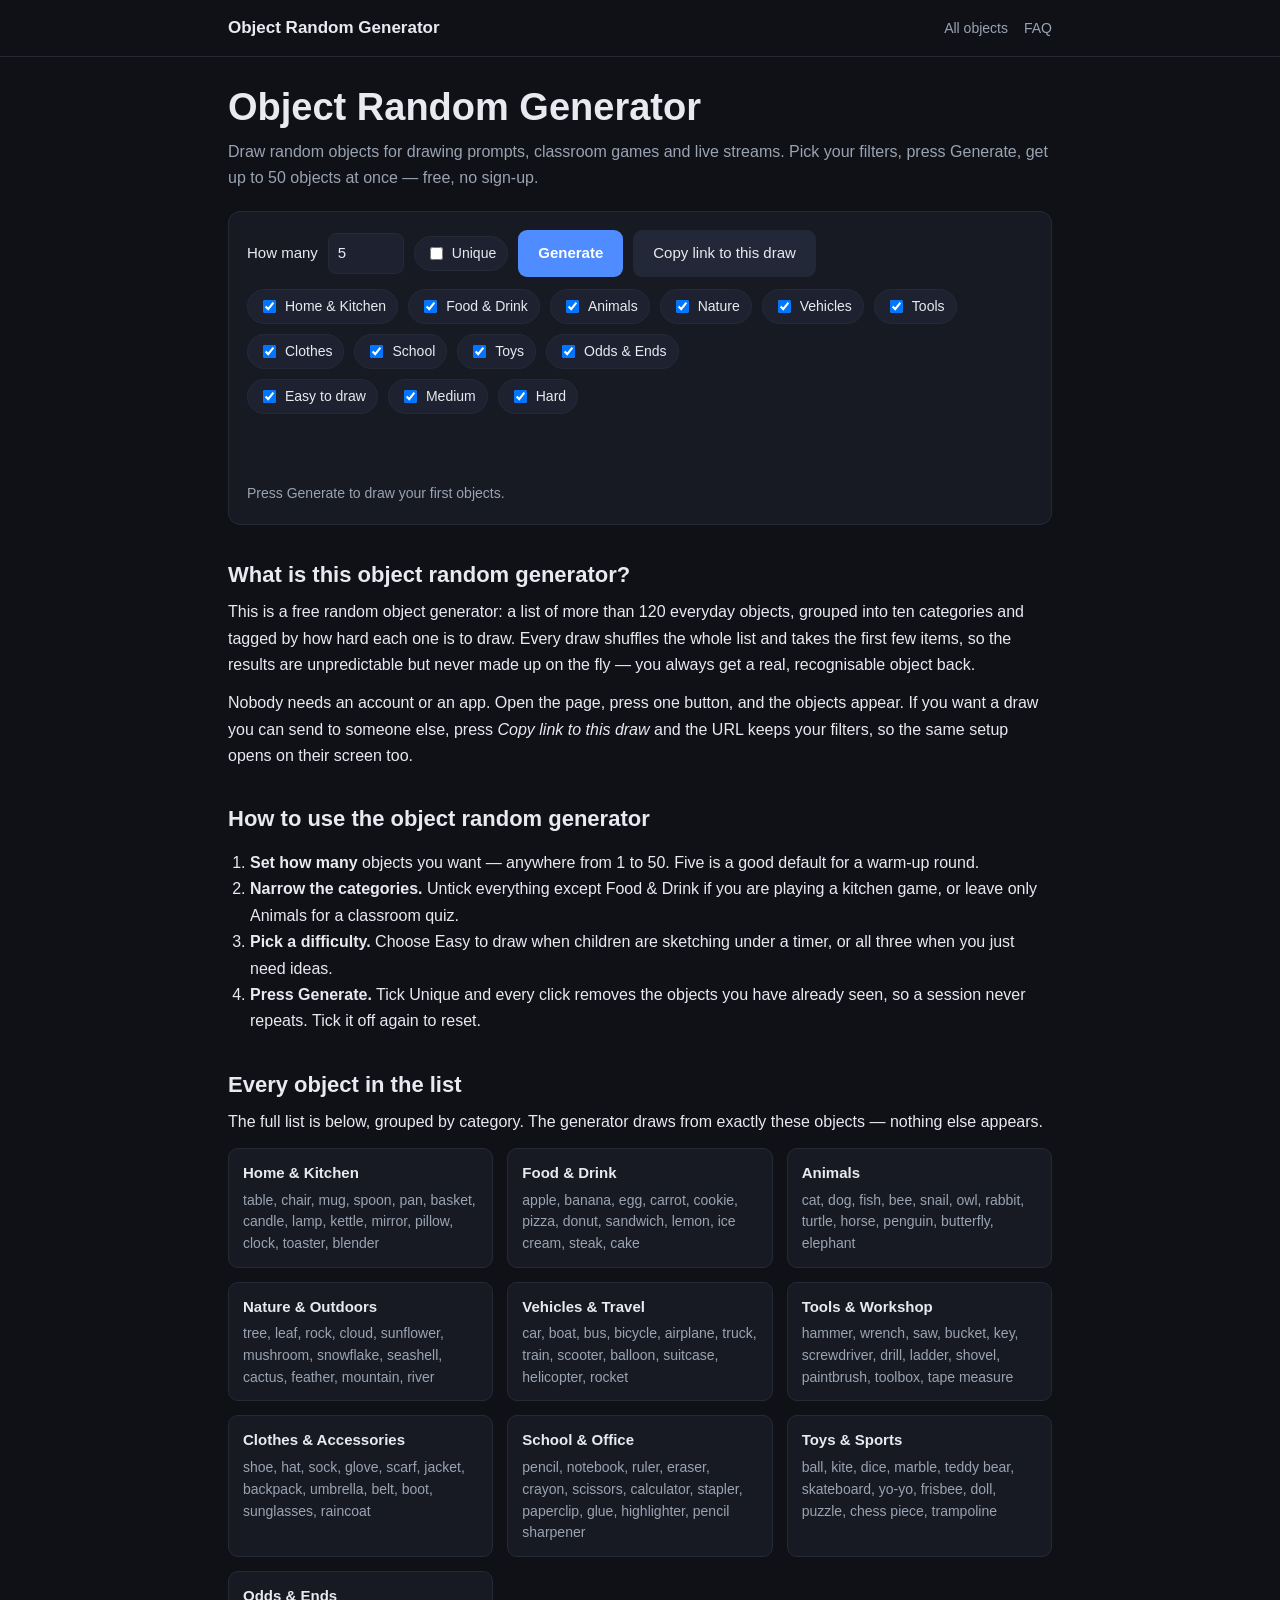
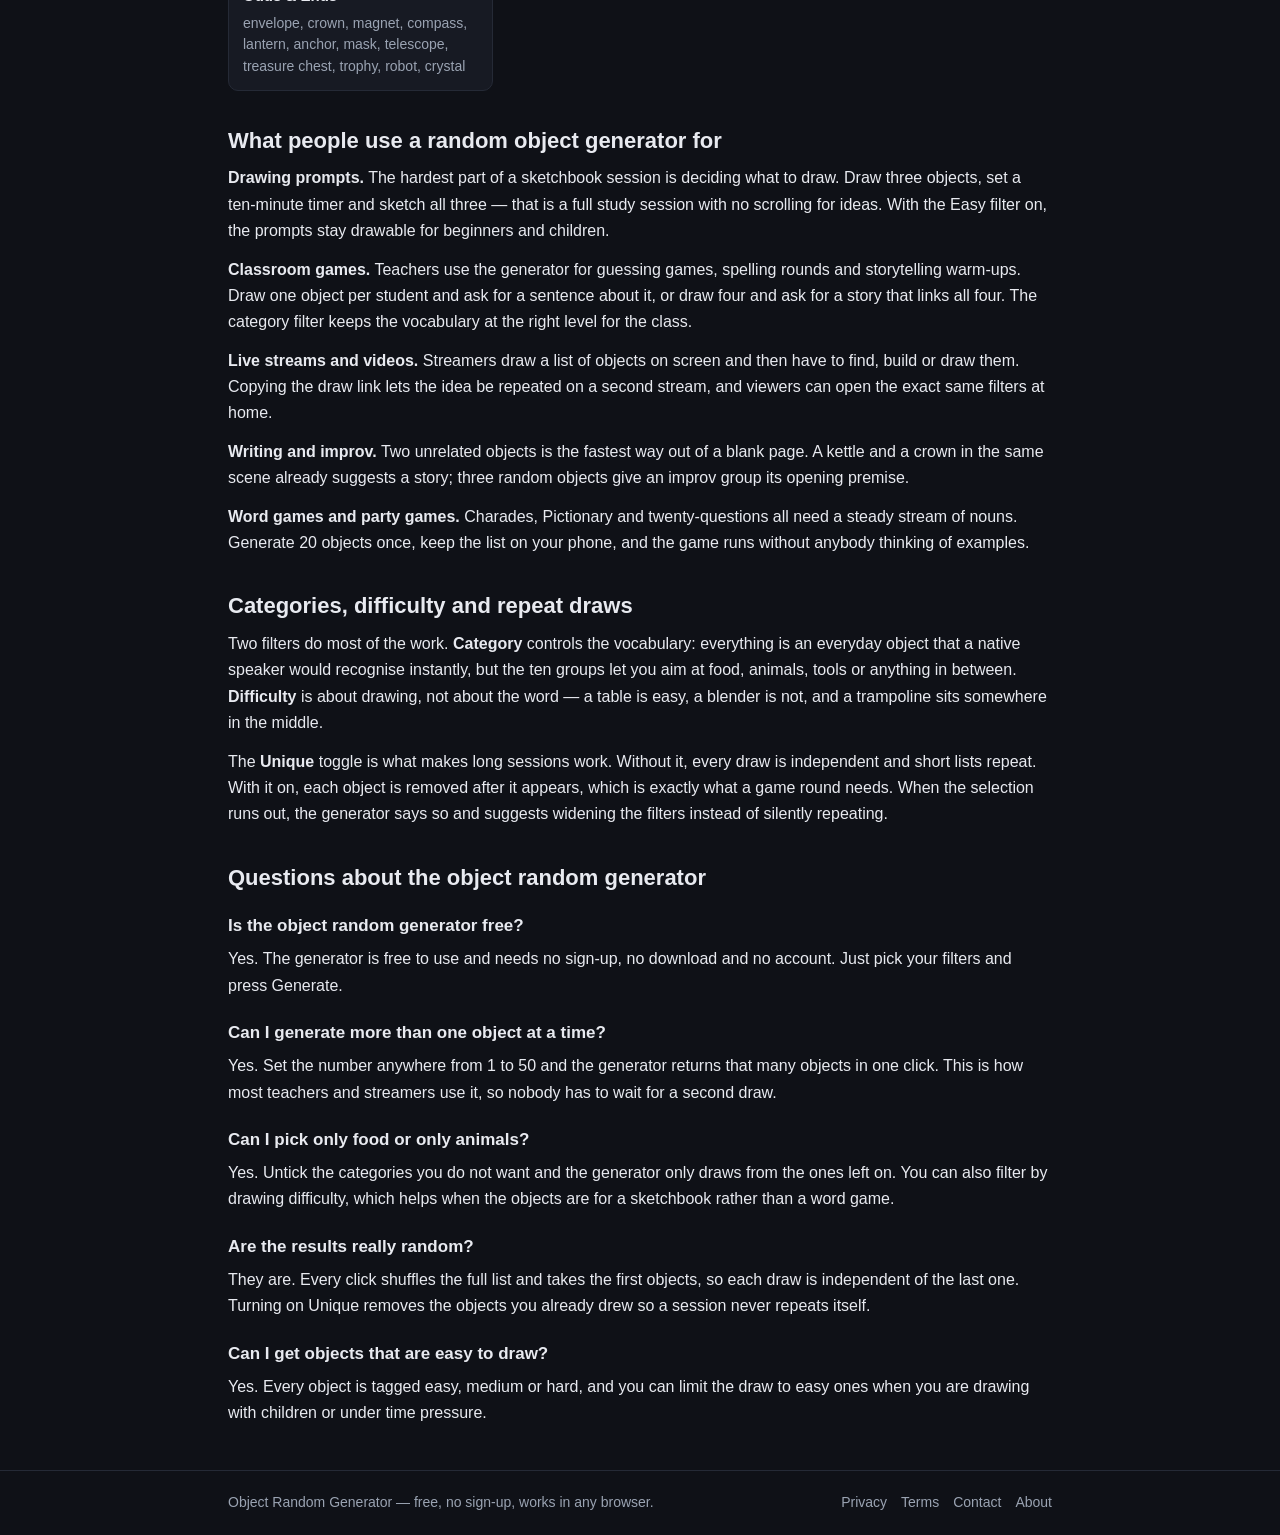
<file: index.html>
<!DOCTYPE html>
<html lang="en">
<head>
<meta charset="utf-8">
<meta name="viewport" content="width=device-width, initial-scale=1">
<title>Object Random Generator – Random Objects in One Click</title>
<meta name="description" content="Pick random objects in one click. Choose a category and difficulty, generate up to 50 at a time, and use them for drawing prompts, classroom games or live streams.">
<link rel="canonical" href="https://objectrandomgenerator.com/">
<meta property="og:type" content="website">
<meta property="og:title" content="Object Random Generator – Random Objects in One Click">
<meta property="og:description" content="Pick random objects in one click. Choose a category and difficulty, generate up to 50 at a time.">
<meta property="og:url" content="https://objectrandomgenerator.com/">
<link rel="stylesheet" href="/assets/style.css">
<script type="application/ld+json">
{"@context":"https://schema.org","@type":"WebApplication","name":"Object Random Generator","url":"https://objectrandomgenerator.com/","applicationCategory":"UtilitiesApplication","operatingSystem":"Any","browserRequirements":"Requires JavaScript","offers":{"@type":"Offer","price":"0","priceCurrency":"USD"},"description":"A free random object generator. Pick a category and a drawing difficulty, then draw up to 50 random objects at a time."}
</script>
<script type="application/ld+json">
{"@context":"https://schema.org","@type":"FAQPage","mainEntity":[
{"@type":"Question","name":"Is the object random generator free?","acceptedAnswer":{"@type":"Answer","text":"Yes. The generator is free to use and needs no sign-up, no download and no account. Just pick your filters and press Generate."}},
{"@type":"Question","name":"Can I generate more than one object at a time?","acceptedAnswer":{"@type":"Answer","text":"Yes. Set the number anywhere from 1 to 50 and the generator returns that many objects in one click. This is how most teachers and streamers use it, so nobody has to wait for a second draw."}},
{"@type":"Question","name":"Can I pick only food or only animals?","acceptedAnswer":{"@type":"Answer","text":"Yes. Untick the categories you do not want and the generator only draws from the ones left on. You can also filter by drawing difficulty, which helps when the objects are for a sketchbook rather than a word game."}},
{"@type":"Question","name":"Are the results really random?","acceptedAnswer":{"@type":"Answer","text":"They are. Every click shuffles the full list and takes the first objects, so each draw is independent of the last one. Turning on Unique removes the objects you already drew so a session never repeats itself."}},
{"@type":"Question","name":"Can I get objects that are easy to draw?","acceptedAnswer":{"@type":"Answer","text":"Yes. Every object is tagged easy, medium or hard, and you can limit the draw to easy ones when you are drawing with children or under time pressure."}}
]}
</script>
<link rel="icon" href="/favicon.svg" type="image/svg+xml">
<link rel="apple-touch-icon" href="/apple-touch-icon.png">
<meta name="theme-color" content="#0f1117">
</head>
<body>
<header class="site"><div class="wrap">
<a class="brand" href="/">Object Random Generator</a>
<nav><a href="#objects">All objects</a><a href="#faq">FAQ</a></nav>
</div></header>

<main class="wrap">
<h1>Object Random Generator</h1>
<p class="lede">Draw random objects for drawing prompts, classroom games and live streams. Pick your filters, press Generate, get up to 50 objects at once — free, no sign-up.</p>

<section class="tool" aria-label="Object random generator">
  <div class="row">
    <label for="count">How many</label>
    <input id="count" type="number" min="1" max="50" value="5">
    <label class="chk"><input id="unique" type="checkbox"> Unique</label>
    <button id="generate" type="button">Generate</button>
    <button id="share" type="button" class="ghost">Copy link to this draw</button>
  </div>
  <h2 class="sr-only">Categories</h2>
  <div class="row" style="margin-top:12px">
    <label class="chk"><input type="checkbox" name="cat" value="home" checked> Home &amp; Kitchen</label>
    <label class="chk"><input type="checkbox" name="cat" value="food" checked> Food &amp; Drink</label>
    <label class="chk"><input type="checkbox" name="cat" value="animals" checked> Animals</label>
    <label class="chk"><input type="checkbox" name="cat" value="nature" checked> Nature</label>
    <label class="chk"><input type="checkbox" name="cat" value="travel" checked> Vehicles</label>
    <label class="chk"><input type="checkbox" name="cat" value="tools" checked> Tools</label>
    <label class="chk"><input type="checkbox" name="cat" value="clothes" checked> Clothes</label>
    <label class="chk"><input type="checkbox" name="cat" value="school" checked> School</label>
    <label class="chk"><input type="checkbox" name="cat" value="toys" checked> Toys</label>
    <label class="chk"><input type="checkbox" name="cat" value="odds" checked> Odds &amp; Ends</label>
  </div>
  <div class="row" style="margin-top:10px">
    <label class="chk"><input type="checkbox" name="diff" value="easy" checked> Easy to draw</label>
    <label class="chk"><input type="checkbox" name="diff" value="medium" checked> Medium</label>
    <label class="chk"><input type="checkbox" name="diff" value="hard" checked> Hard</label>
  </div>
  <ul id="results" aria-live="polite"></ul>
  <p id="status">Press Generate to draw your first objects.</p>
</section>

<h2>What is this object random generator?</h2>
<p>This is a free random object generator: a list of more than 120 everyday objects, grouped into ten categories and tagged by how hard each one is to draw. Every draw shuffles the whole list and takes the first few items, so the results are unpredictable but never made up on the fly — you always get a real, recognisable object back.</p>
<p>Nobody needs an account or an app. Open the page, press one button, and the objects appear. If you want a draw you can send to someone else, press <em>Copy link to this draw</em> and the URL keeps your filters, so the same setup opens on their screen too.</p>

<h2>How to use the object random generator</h2>
<ol>
<li><strong>Set how many</strong> objects you want — anywhere from 1 to 50. Five is a good default for a warm-up round.</li>
<li><strong>Narrow the categories.</strong> Untick everything except Food &amp; Drink if you are playing a kitchen game, or leave only Animals for a classroom quiz.</li>
<li><strong>Pick a difficulty.</strong> Choose Easy to draw when children are sketching under a timer, or all three when you just need ideas.</li>
<li><strong>Press Generate.</strong> Tick Unique and every click removes the objects you have already seen, so a session never repeats. Tick it off again to reset.</li>
</ol>

<h2>Every object in the list</h2>
<p>The full list is below, grouped by category. The generator draws from exactly these objects — nothing else appears.</p>
<div class="cats" id="objects">
<div><b>Home &amp; Kitchen</b><p>table, chair, mug, spoon, pan, basket, candle, lamp, kettle, mirror, pillow, clock, toaster, blender</p></div>
<div><b>Food &amp; Drink</b><p>apple, banana, egg, carrot, cookie, pizza, donut, sandwich, lemon, ice cream, steak, cake</p></div>
<div><b>Animals</b><p>cat, dog, fish, bee, snail, owl, rabbit, turtle, horse, penguin, butterfly, elephant</p></div>
<div><b>Nature &amp; Outdoors</b><p>tree, leaf, rock, cloud, sunflower, mushroom, snowflake, seashell, cactus, feather, mountain, river</p></div>
<div><b>Vehicles &amp; Travel</b><p>car, boat, bus, bicycle, airplane, truck, train, scooter, balloon, suitcase, helicopter, rocket</p></div>
<div><b>Tools &amp; Workshop</b><p>hammer, wrench, saw, bucket, key, screwdriver, drill, ladder, shovel, paintbrush, toolbox, tape measure</p></div>
<div><b>Clothes &amp; Accessories</b><p>shoe, hat, sock, glove, scarf, jacket, backpack, umbrella, belt, boot, sunglasses, raincoat</p></div>
<div><b>School &amp; Office</b><p>pencil, notebook, ruler, eraser, crayon, scissors, calculator, stapler, paperclip, glue, highlighter, pencil sharpener</p></div>
<div><b>Toys &amp; Sports</b><p>ball, kite, dice, marble, teddy bear, skateboard, yo-yo, frisbee, doll, puzzle, chess piece, trampoline</p></div>
<div><b>Odds &amp; Ends</b><p>envelope, crown, magnet, compass, lantern, anchor, mask, telescope, treasure chest, trophy, robot, crystal</p></div>
</div>

<h2>What people use a random object generator for</h2>
<p><strong>Drawing prompts.</strong> The hardest part of a sketchbook session is deciding what to draw. Draw three objects, set a ten-minute timer and sketch all three — that is a full study session with no scrolling for ideas. With the Easy filter on, the prompts stay drawable for beginners and children.</p>
<p><strong>Classroom games.</strong> Teachers use the generator for guessing games, spelling rounds and storytelling warm-ups. Draw one object per student and ask for a sentence about it, or draw four and ask for a story that links all four. The category filter keeps the vocabulary at the right level for the class.</p>
<p><strong>Live streams and videos.</strong> Streamers draw a list of objects on screen and then have to find, build or draw them. Copying the draw link lets the idea be repeated on a second stream, and viewers can open the exact same filters at home.</p>
<p><strong>Writing and improv.</strong> Two unrelated objects is the fastest way out of a blank page. A kettle and a crown in the same scene already suggests a story; three random objects give an improv group its opening premise.</p>
<p><strong>Word games and party games.</strong> Charades, Pictionary and twenty-questions all need a steady stream of nouns. Generate 20 objects once, keep the list on your phone, and the game runs without anybody thinking of examples.</p>

<h2>Categories, difficulty and repeat draws</h2>
<p>Two filters do most of the work. <strong>Category</strong> controls the vocabulary: everything is an everyday object that a native speaker would recognise instantly, but the ten groups let you aim at food, animals, tools or anything in between. <strong>Difficulty</strong> is about drawing, not about the word — a table is easy, a blender is not, and a trampoline sits somewhere in the middle.</p>
<p>The <strong>Unique</strong> toggle is what makes long sessions work. Without it, every draw is independent and short lists repeat. With it on, each object is removed after it appears, which is exactly what a game round needs. When the selection runs out, the generator says so and suggests widening the filters instead of silently repeating.</p>

<h2 id="faq">Questions about the object random generator</h2>
<h3>Is the object random generator free?</h3>
<p>Yes. The generator is free to use and needs no sign-up, no download and no account. Just pick your filters and press Generate.</p>
<h3>Can I generate more than one object at a time?</h3>
<p>Yes. Set the number anywhere from 1 to 50 and the generator returns that many objects in one click. This is how most teachers and streamers use it, so nobody has to wait for a second draw.</p>
<h3>Can I pick only food or only animals?</h3>
<p>Yes. Untick the categories you do not want and the generator only draws from the ones left on. You can also filter by drawing difficulty, which helps when the objects are for a sketchbook rather than a word game.</p>
<h3>Are the results really random?</h3>
<p>They are. Every click shuffles the full list and takes the first objects, so each draw is independent of the last one. Turning on Unique removes the objects you already drew so a session never repeats itself.</p>
<h3>Can I get objects that are easy to draw?</h3>
<p>Yes. Every object is tagged easy, medium or hard, and you can limit the draw to easy ones when you are drawing with children or under time pressure.</p>
</main>

<footer class="site"><div class="wrap">
<span>Object Random Generator — free, no sign-up, works in any browser.</span>
<span class="links"><a href="/privacy">Privacy</a><a href="/terms">Terms</a><a href="/contact">Contact</a><a href="/about">About</a></span>
</div></footer>
<script src="/assets/app.js" defer></script>
</body>
</html>
</file>
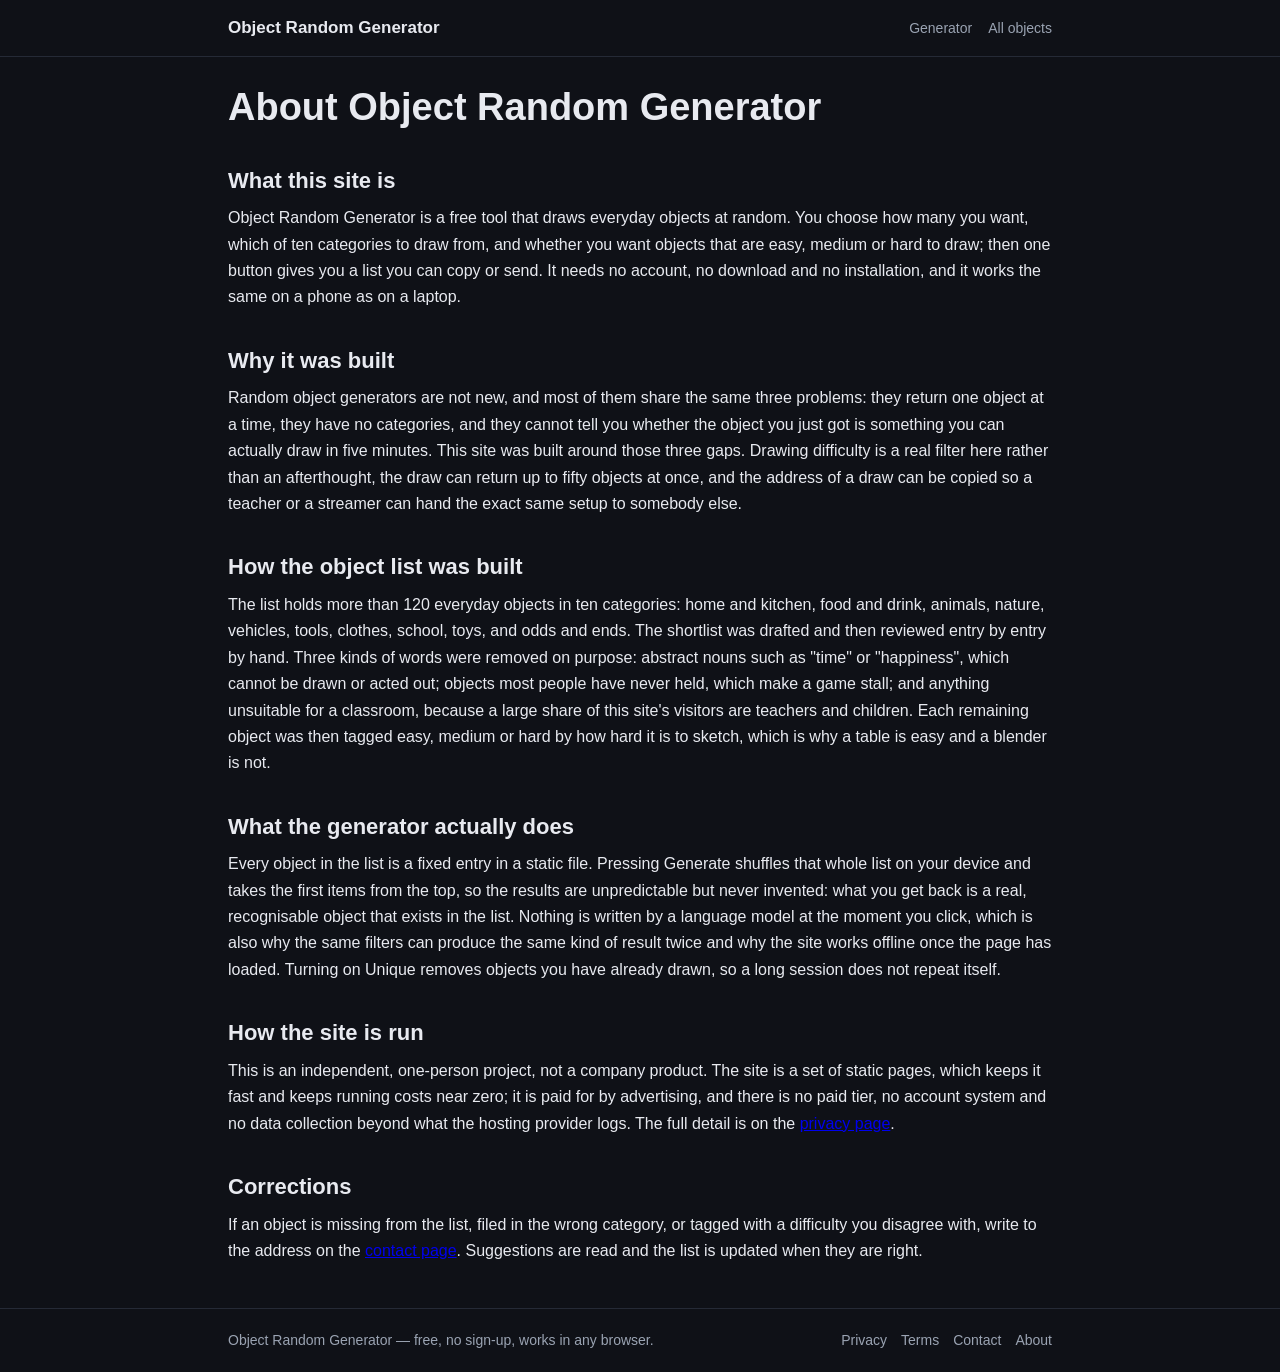
<file: about.html>
<!DOCTYPE html>
<html lang="en">
<head>
<meta charset="utf-8">
<meta name="viewport" content="width=device-width, initial-scale=1">
<title>About — Object Random Generator</title>
<meta name="description" content="About Object Random Generator: who runs the site, why it was built, how the 120+ object list was chosen and tagged, and what the generator actually does.">
<link rel="canonical" href="https://objectrandomgenerator.com/about">
<link rel="stylesheet" href="/assets/style.css">
<link rel="icon" href="/favicon.svg" type="image/svg+xml">
<link rel="apple-touch-icon" href="/apple-touch-icon.png">
<meta name="theme-color" content="#0f1117">
</head>
<body>
<header class="site"><div class="wrap">
<a class="brand" href="/">Object Random Generator</a>
<nav><a href="/">Generator</a><a href="/#objects">All objects</a></nav>
</div></header>

<main class="wrap">
<h1>About Object Random Generator</h1>

<h2>What this site is</h2>
<p>Object Random Generator is a free tool that draws everyday objects at random. You choose how many you want, which of ten categories to draw from, and whether you want objects that are easy, medium or hard to draw; then one button gives you a list you can copy or send. It needs no account, no download and no installation, and it works the same on a phone as on a laptop.</p>

<h2>Why it was built</h2>
<p>Random object generators are not new, and most of them share the same three problems: they return one object at a time, they have no categories, and they cannot tell you whether the object you just got is something you can actually draw in five minutes. This site was built around those three gaps. Drawing difficulty is a real filter here rather than an afterthought, the draw can return up to fifty objects at once, and the address of a draw can be copied so a teacher or a streamer can hand the exact same setup to somebody else.</p>

<h2>How the object list was built</h2>
<p>The list holds more than 120 everyday objects in ten categories: home and kitchen, food and drink, animals, nature, vehicles, tools, clothes, school, toys, and odds and ends. The shortlist was drafted and then reviewed entry by entry by hand. Three kinds of words were removed on purpose: abstract nouns such as "time" or "happiness", which cannot be drawn or acted out; objects most people have never held, which make a game stall; and anything unsuitable for a classroom, because a large share of this site's visitors are teachers and children. Each remaining object was then tagged easy, medium or hard by how hard it is to sketch, which is why a table is easy and a blender is not.</p>

<h2>What the generator actually does</h2>
<p>Every object in the list is a fixed entry in a static file. Pressing Generate shuffles that whole list on your device and takes the first items from the top, so the results are unpredictable but never invented: what you get back is a real, recognisable object that exists in the list. Nothing is written by a language model at the moment you click, which is also why the same filters can produce the same kind of result twice and why the site works offline once the page has loaded. Turning on Unique removes objects you have already drawn, so a long session does not repeat itself.</p>

<h2>How the site is run</h2>
<p>This is an independent, one-person project, not a company product. The site is a set of static pages, which keeps it fast and keeps running costs near zero; it is paid for by advertising, and there is no paid tier, no account system and no data collection beyond what the hosting provider logs. The full detail is on the <a href="/privacy">privacy page</a>.</p>

<h2>Corrections</h2>
<p>If an object is missing from the list, filed in the wrong category, or tagged with a difficulty you disagree with, write to the address on the <a href="/contact">contact page</a>. Suggestions are read and the list is updated when they are right.</p>
</main>

<footer class="site"><div class="wrap">
<span>Object Random Generator — free, no sign-up, works in any browser.</span>
<span class="links"><a href="/privacy">Privacy</a><a href="/terms">Terms</a><a href="/contact">Contact</a><a href="/about">About</a></span>
</div></footer>
</body>
</html>
</file>
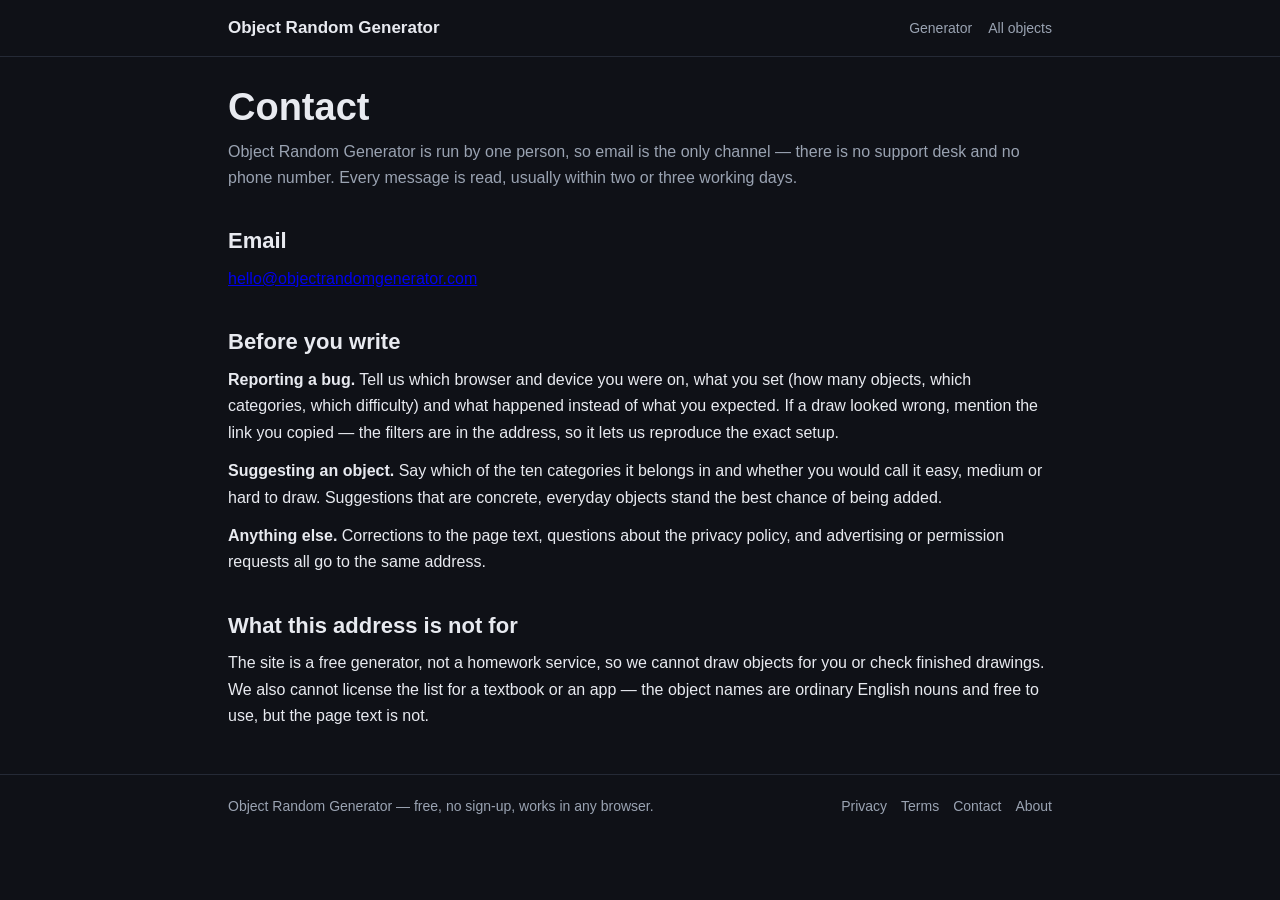
<file: contact.html>
<!DOCTYPE html>
<html lang="en">
<head>
<meta charset="utf-8">
<meta name="viewport" content="width=device-width, initial-scale=1">
<title>Contact — Object Random Generator</title>
<meta name="description" content="Contact Object Random Generator: report a bug, suggest an object for the list, or ask a question. One person reads every email, usually within a few days.">
<link rel="canonical" href="https://objectrandomgenerator.com/contact">
<link rel="stylesheet" href="/assets/style.css">
<link rel="icon" href="/favicon.svg" type="image/svg+xml">
<link rel="apple-touch-icon" href="/apple-touch-icon.png">
<meta name="theme-color" content="#0f1117">
</head>
<body>
<header class="site"><div class="wrap">
<a class="brand" href="/">Object Random Generator</a>
<nav><a href="/">Generator</a><a href="/#objects">All objects</a></nav>
</div></header>

<main class="wrap">
<h1>Contact</h1>
<p class="lede">Object Random Generator is run by one person, so email is the only channel — there is no support desk and no phone number. Every message is read, usually within two or three working days.</p>

<h2>Email</h2>
<p><a href="mailto:hello@objectrandomgenerator.com">hello@objectrandomgenerator.com</a></p>

<h2>Before you write</h2>
<p><strong>Reporting a bug.</strong> Tell us which browser and device you were on, what you set (how many objects, which categories, which difficulty) and what happened instead of what you expected. If a draw looked wrong, mention the link you copied — the filters are in the address, so it lets us reproduce the exact setup.</p>
<p><strong>Suggesting an object.</strong> Say which of the ten categories it belongs in and whether you would call it easy, medium or hard to draw. Suggestions that are concrete, everyday objects stand the best chance of being added.</p>
<p><strong>Anything else.</strong> Corrections to the page text, questions about the privacy policy, and advertising or permission requests all go to the same address.</p>

<h2>What this address is not for</h2>
<p>The site is a free generator, not a homework service, so we cannot draw objects for you or check finished drawings. We also cannot license the list for a textbook or an app — the object names are ordinary English nouns and free to use, but the page text is not.</p>
</main>

<footer class="site"><div class="wrap">
<span>Object Random Generator — free, no sign-up, works in any browser.</span>
<span class="links"><a href="/privacy">Privacy</a><a href="/terms">Terms</a><a href="/contact">Contact</a><a href="/about">About</a></span>
</div></footer>
</body>
</html>
</file>
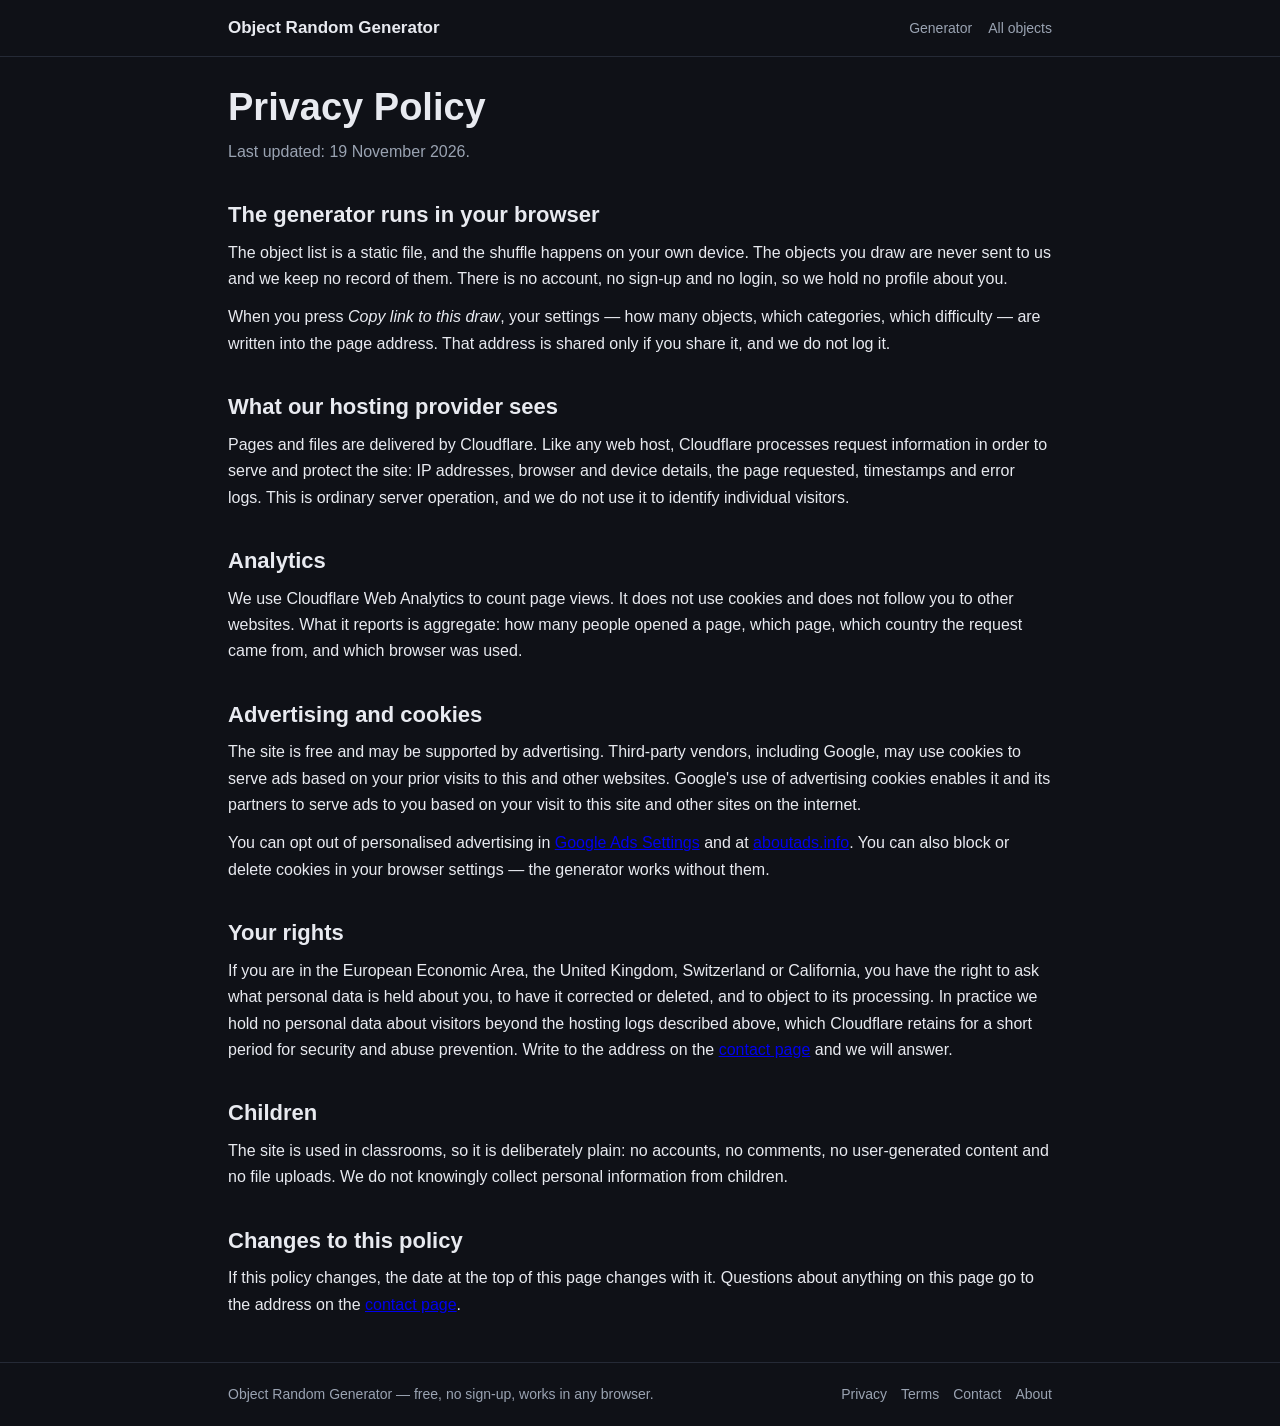
<file: privacy.html>
<!DOCTYPE html>
<html lang="en">
<head>
<meta charset="utf-8">
<meta name="viewport" content="width=device-width, initial-scale=1">
<title>Privacy Policy — Object Random Generator</title>
<meta name="description" content="What Object Random Generator does with your data: the tool runs in your browser, there are no accounts, and here is what our host and ad partners see.">
<link rel="canonical" href="https://objectrandomgenerator.com/privacy">
<link rel="stylesheet" href="/assets/style.css">
<link rel="icon" href="/favicon.svg" type="image/svg+xml">
<link rel="apple-touch-icon" href="/apple-touch-icon.png">
<meta name="theme-color" content="#0f1117">
</head>
<body>
<header class="site"><div class="wrap">
<a class="brand" href="/">Object Random Generator</a>
<nav><a href="/">Generator</a><a href="/#objects">All objects</a></nav>
</div></header>

<main class="wrap">
<h1>Privacy Policy</h1>
<p class="lede">Last updated: 19 November 2026.</p>

<h2>The generator runs in your browser</h2>
<p>The object list is a static file, and the shuffle happens on your own device. The objects you draw are never sent to us and we keep no record of them. There is no account, no sign-up and no login, so we hold no profile about you.</p>
<p>When you press <em>Copy link to this draw</em>, your settings — how many objects, which categories, which difficulty — are written into the page address. That address is shared only if you share it, and we do not log it.</p>

<h2>What our hosting provider sees</h2>
<p>Pages and files are delivered by Cloudflare. Like any web host, Cloudflare processes request information in order to serve and protect the site: IP addresses, browser and device details, the page requested, timestamps and error logs. This is ordinary server operation, and we do not use it to identify individual visitors.</p>

<h2>Analytics</h2>
<p>We use Cloudflare Web Analytics to count page views. It does not use cookies and does not follow you to other websites. What it reports is aggregate: how many people opened a page, which page, which country the request came from, and which browser was used.</p>

<h2>Advertising and cookies</h2>
<p>The site is free and may be supported by advertising. Third-party vendors, including Google, may use cookies to serve ads based on your prior visits to this and other websites. Google's use of advertising cookies enables it and its partners to serve ads to you based on your visit to this site and other sites on the internet.</p>
<p>You can opt out of personalised advertising in <a href="https://www.google.com/settings/ads" target="_blank" rel="noopener">Google Ads Settings</a> and at <a href="https://www.aboutads.info/choices/" target="_blank" rel="noopener">aboutads.info</a>. You can also block or delete cookies in your browser settings — the generator works without them.</p>

<h2>Your rights</h2>
<p>If you are in the European Economic Area, the United Kingdom, Switzerland or California, you have the right to ask what personal data is held about you, to have it corrected or deleted, and to object to its processing. In practice we hold no personal data about visitors beyond the hosting logs described above, which Cloudflare retains for a short period for security and abuse prevention. Write to the address on the <a href="/contact">contact page</a> and we will answer.</p>

<h2>Children</h2>
<p>The site is used in classrooms, so it is deliberately plain: no accounts, no comments, no user-generated content and no file uploads. We do not knowingly collect personal information from children.</p>

<h2>Changes to this policy</h2>
<p>If this policy changes, the date at the top of this page changes with it. Questions about anything on this page go to the address on the <a href="/contact">contact page</a>.</p>
</main>

<footer class="site"><div class="wrap">
<span>Object Random Generator — free, no sign-up, works in any browser.</span>
<span class="links"><a href="/privacy">Privacy</a><a href="/terms">Terms</a><a href="/contact">Contact</a><a href="/about">About</a></span>
</div></footer>
</body>
</html>
</file>
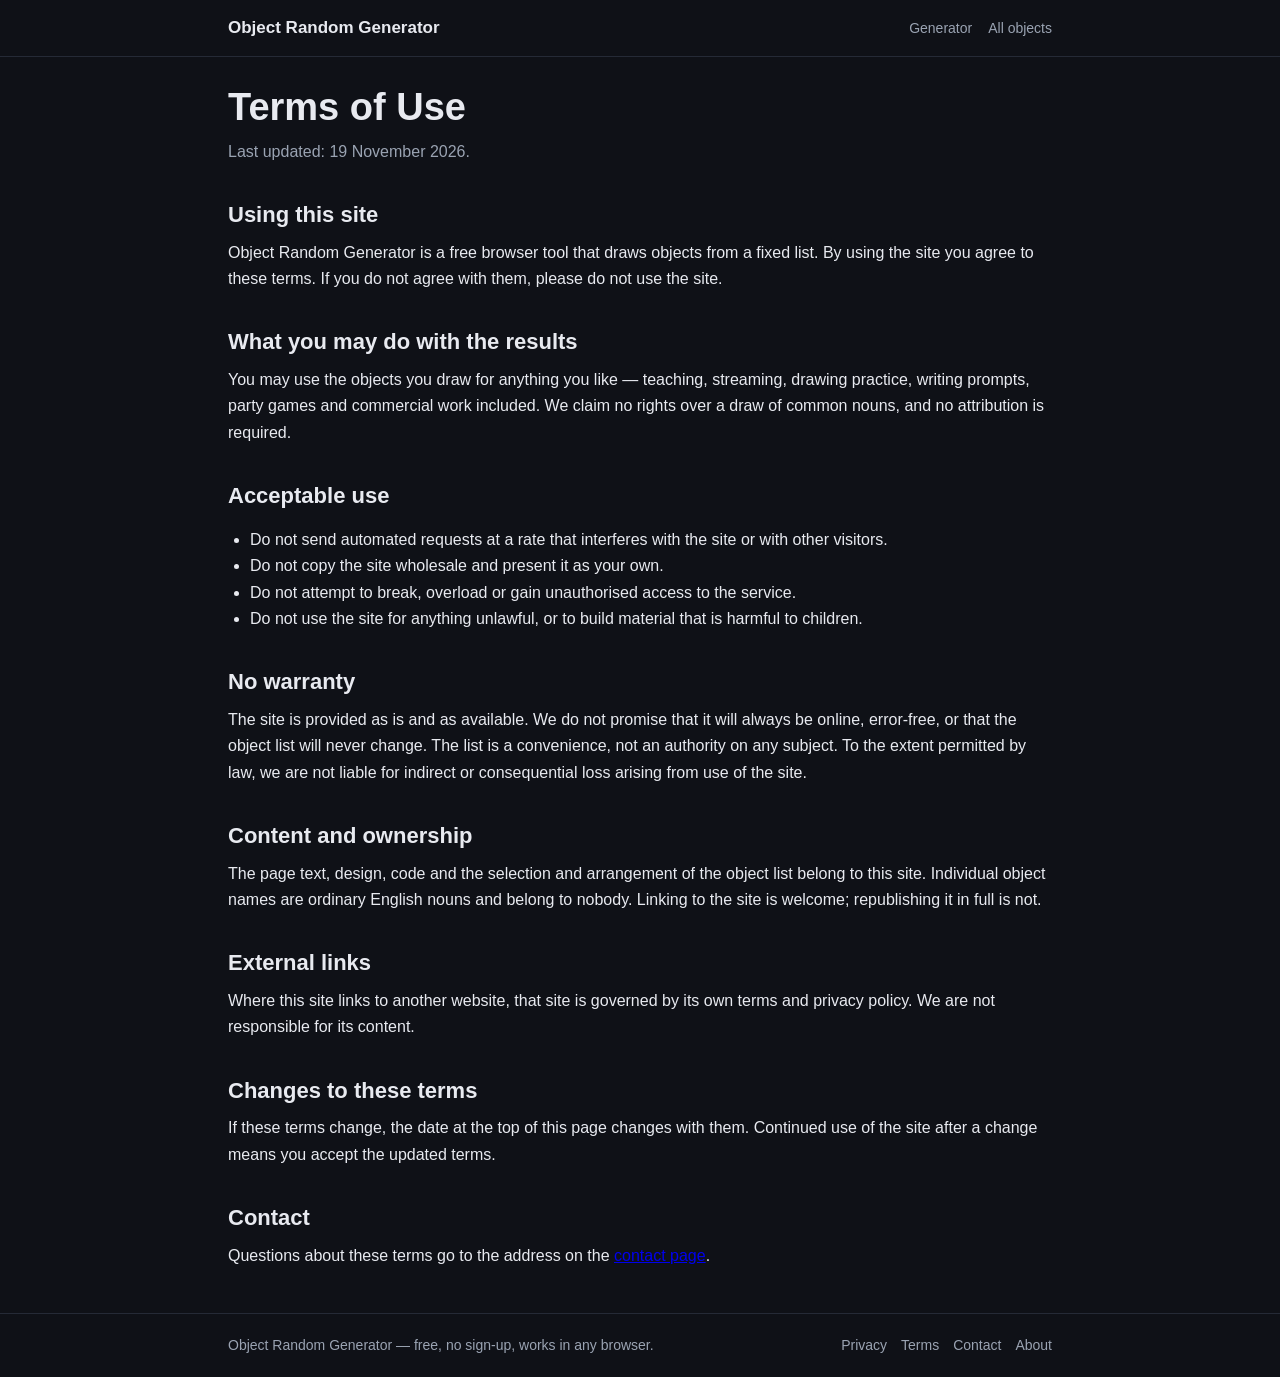
<file: terms.html>
<!DOCTYPE html>
<html lang="en">
<head>
<meta charset="utf-8">
<meta name="viewport" content="width=device-width, initial-scale=1">
<title>Terms of Use — Object Random Generator</title>
<meta name="description" content="The terms for using Object Random Generator: what you may do with the results, acceptable use, warranty, and who owns the site and its content.">
<link rel="canonical" href="https://objectrandomgenerator.com/terms">
<link rel="stylesheet" href="/assets/style.css">
<link rel="icon" href="/favicon.svg" type="image/svg+xml">
<link rel="apple-touch-icon" href="/apple-touch-icon.png">
<meta name="theme-color" content="#0f1117">
</head>
<body>
<header class="site"><div class="wrap">
<a class="brand" href="/">Object Random Generator</a>
<nav><a href="/">Generator</a><a href="/#objects">All objects</a></nav>
</div></header>

<main class="wrap">
<h1>Terms of Use</h1>
<p class="lede">Last updated: 19 November 2026.</p>

<h2>Using this site</h2>
<p>Object Random Generator is a free browser tool that draws objects from a fixed list. By using the site you agree to these terms. If you do not agree with them, please do not use the site.</p>

<h2>What you may do with the results</h2>
<p>You may use the objects you draw for anything you like — teaching, streaming, drawing practice, writing prompts, party games and commercial work included. We claim no rights over a draw of common nouns, and no attribution is required.</p>

<h2>Acceptable use</h2>
<ul>
<li>Do not send automated requests at a rate that interferes with the site or with other visitors.</li>
<li>Do not copy the site wholesale and present it as your own.</li>
<li>Do not attempt to break, overload or gain unauthorised access to the service.</li>
<li>Do not use the site for anything unlawful, or to build material that is harmful to children.</li>
</ul>

<h2>No warranty</h2>
<p>The site is provided as is and as available. We do not promise that it will always be online, error-free, or that the object list will never change. The list is a convenience, not an authority on any subject. To the extent permitted by law, we are not liable for indirect or consequential loss arising from use of the site.</p>

<h2>Content and ownership</h2>
<p>The page text, design, code and the selection and arrangement of the object list belong to this site. Individual object names are ordinary English nouns and belong to nobody. Linking to the site is welcome; republishing it in full is not.</p>

<h2>External links</h2>
<p>Where this site links to another website, that site is governed by its own terms and privacy policy. We are not responsible for its content.</p>

<h2>Changes to these terms</h2>
<p>If these terms change, the date at the top of this page changes with them. Continued use of the site after a change means you accept the updated terms.</p>

<h2>Contact</h2>
<p>Questions about these terms go to the address on the <a href="/contact">contact page</a>.</p>
</main>

<footer class="site"><div class="wrap">
<span>Object Random Generator — free, no sign-up, works in any browser.</span>
<span class="links"><a href="/privacy">Privacy</a><a href="/terms">Terms</a><a href="/contact">Contact</a><a href="/about">About</a></span>
</div></footer>
</body>
</html>
</file>
<file: assets/style.css>
:root{--bg:#0f1117;--panel:#171a23;--line:#252a36;--text:#e8eaf0;--muted:#9aa3b2;--accent:#4f8cff}
*{box-sizing:border-box}
body{margin:0;background:var(--bg);color:var(--text);font:16px/1.65 -apple-system,BlinkMacSystemFont,"Segoe UI",Roboto,Helvetica,Arial,sans-serif}
.wrap{max-width:860px;margin:0 auto;padding:0 18px}
header.site{border-bottom:1px solid var(--line);padding:14px 0}
header.site .wrap{display:flex;align-items:center;justify-content:space-between;gap:12px}
.brand{font-weight:700;color:var(--text);text-decoration:none;font-size:17px}
nav a{color:var(--muted);text-decoration:none;margin-left:16px;font-size:14px}
h1{font-size:clamp(26px,5vw,38px);line-height:1.2;margin:28px 0 8px}
.lede{color:var(--muted);margin:0 0 20px}
.tool{background:var(--panel);border:1px solid var(--line);border-radius:12px;padding:18px}
.row{display:flex;flex-wrap:wrap;gap:10px;align-items:center;font-size:15px}
label.chk{display:inline-flex;align-items:center;gap:6px;background:#1e2230;border:1px solid var(--line);border-radius:999px;padding:5px 11px;font-size:14px;cursor:pointer}
input[type=number]{width:76px;background:#1e2230;border:1px solid var(--line);color:var(--text);border-radius:8px;padding:7px 9px;font:inherit}
button{font:inherit;border:0;border-radius:9px;padding:11px 20px;background:var(--accent);color:#fff;font-weight:600;cursor:pointer}
button.ghost{background:#232838;color:var(--text);font-weight:500}
button:disabled{opacity:.5;cursor:not-allowed}
#results{list-style:none;padding:0;margin:16px 0 0;display:flex;flex-wrap:wrap;gap:8px;min-height:42px}
#results li{background:#1e2230;border:1px solid var(--line);border-radius:8px;padding:7px 12px}
#status{color:var(--muted);font-size:14px;margin:10px 0 0;min-height:20px}
h2{margin:36px 0 10px;font-size:22px;line-height:1.3}
h3{margin:20px 0 6px;font-size:17px}
p{margin:0 0 12px}
ol,ul{padding-left:22px}
.cats{display:grid;grid-template-columns:repeat(auto-fit,minmax(240px,1fr));gap:14px;margin-top:12px}
.cats div{background:var(--panel);border:1px solid var(--line);border-radius:10px;padding:12px 14px}
.cats b{display:block;margin-bottom:4px;font-size:15px}
.cats p{margin:0;color:var(--muted);font-size:14px;line-height:1.55}
footer.site{border-top:1px solid var(--line);margin-top:44px;padding:20px 0;color:var(--muted);font-size:14px}
.sr-only{position:absolute;width:1px;height:1px;overflow:hidden;clip:rect(0 0 0 0)}
@media(max-width:520px){h1{font-size:26px}nav a{margin-left:12px}}
footer.site .wrap{display:flex;flex-wrap:wrap;gap:8px 16px;align-items:center;justify-content:space-between}
footer.site .links{display:flex;flex-wrap:wrap;gap:14px}
footer.site a{color:var(--muted);text-decoration:none}
footer.site a:hover{color:var(--text);text-decoration:underline}
</file>
